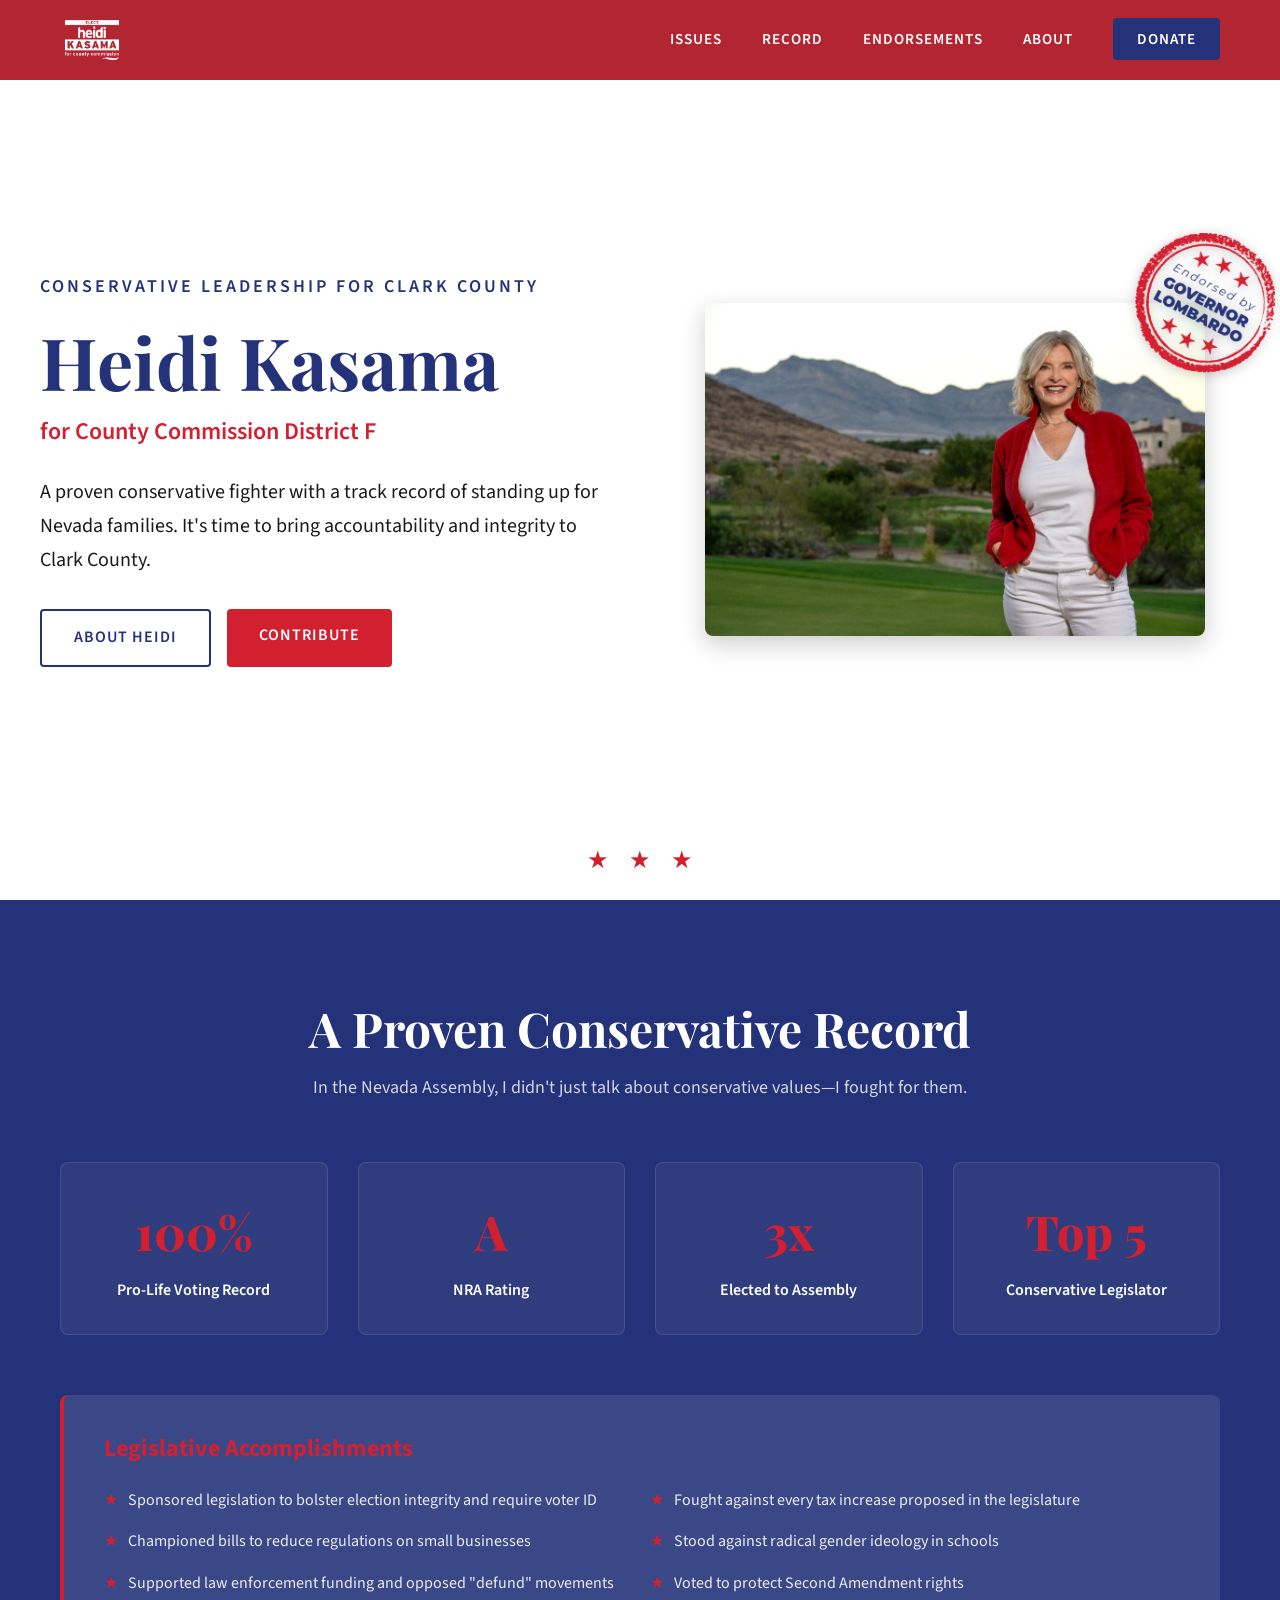
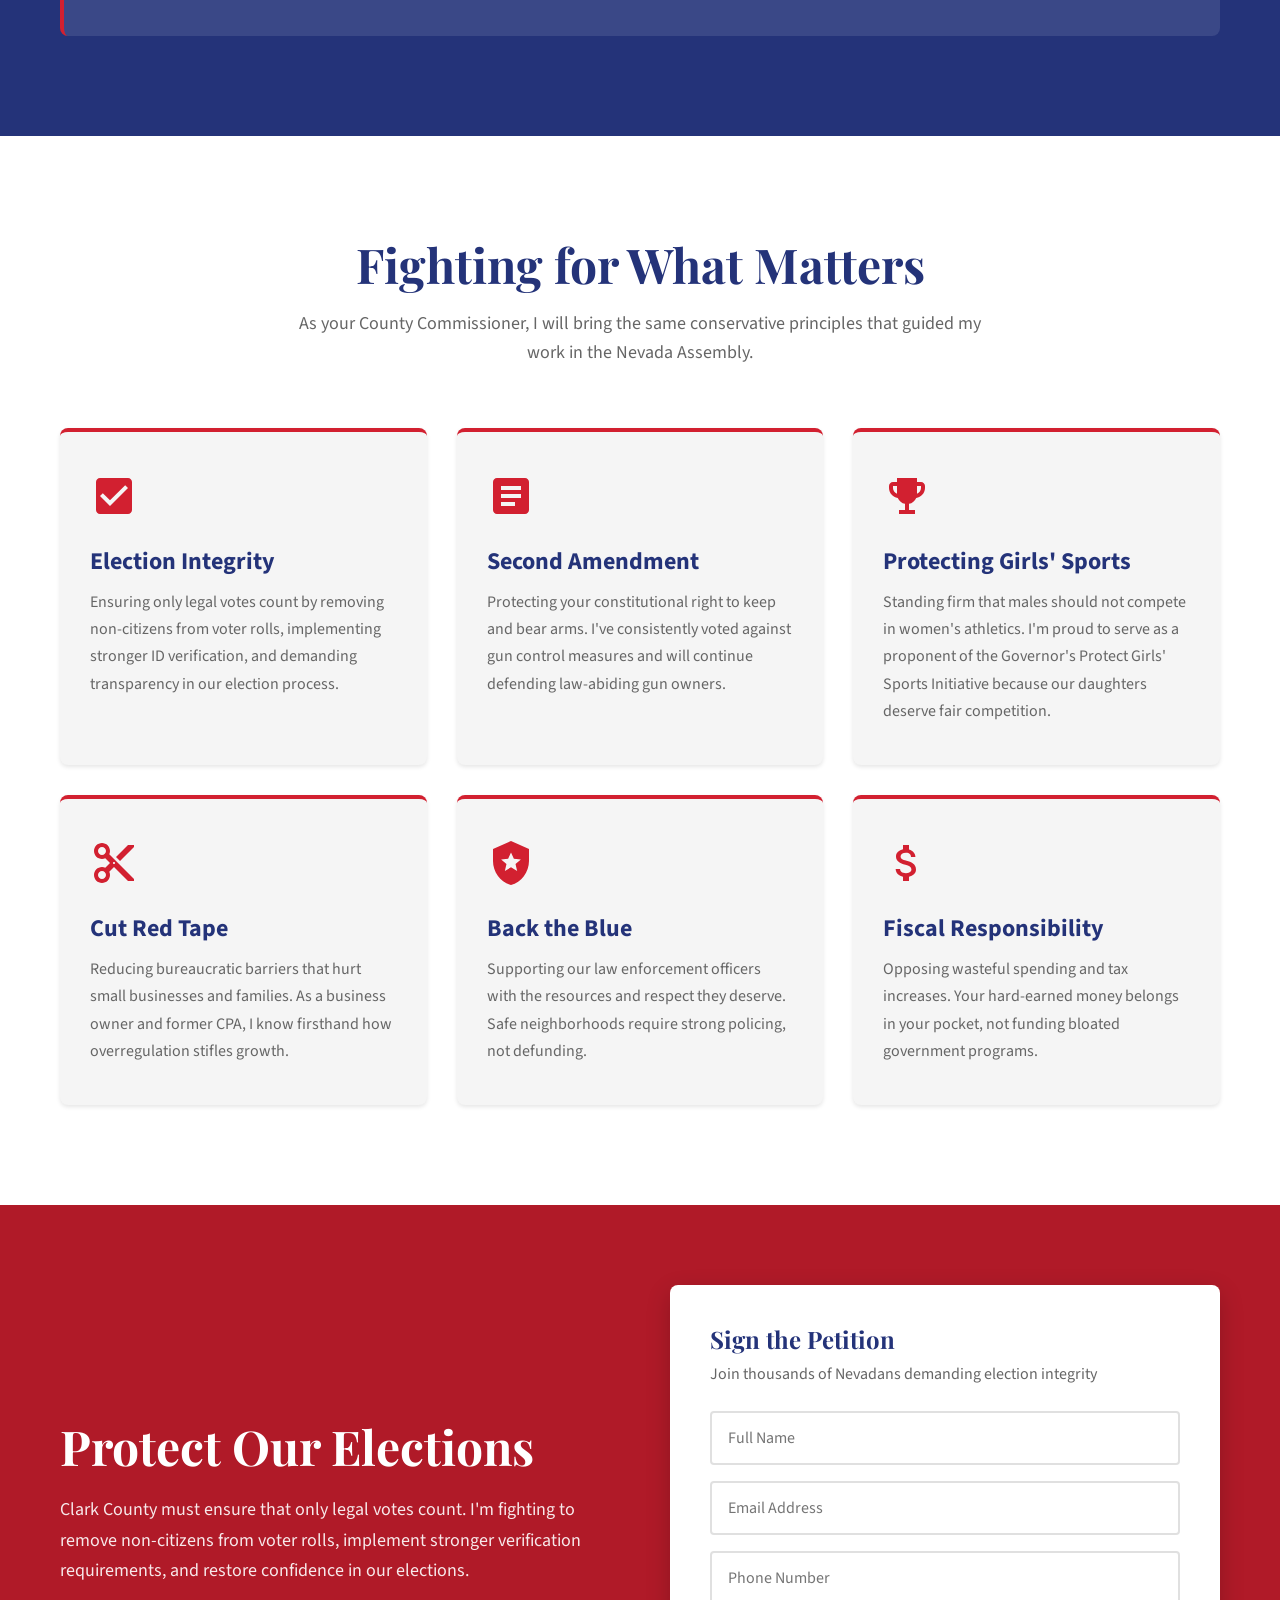
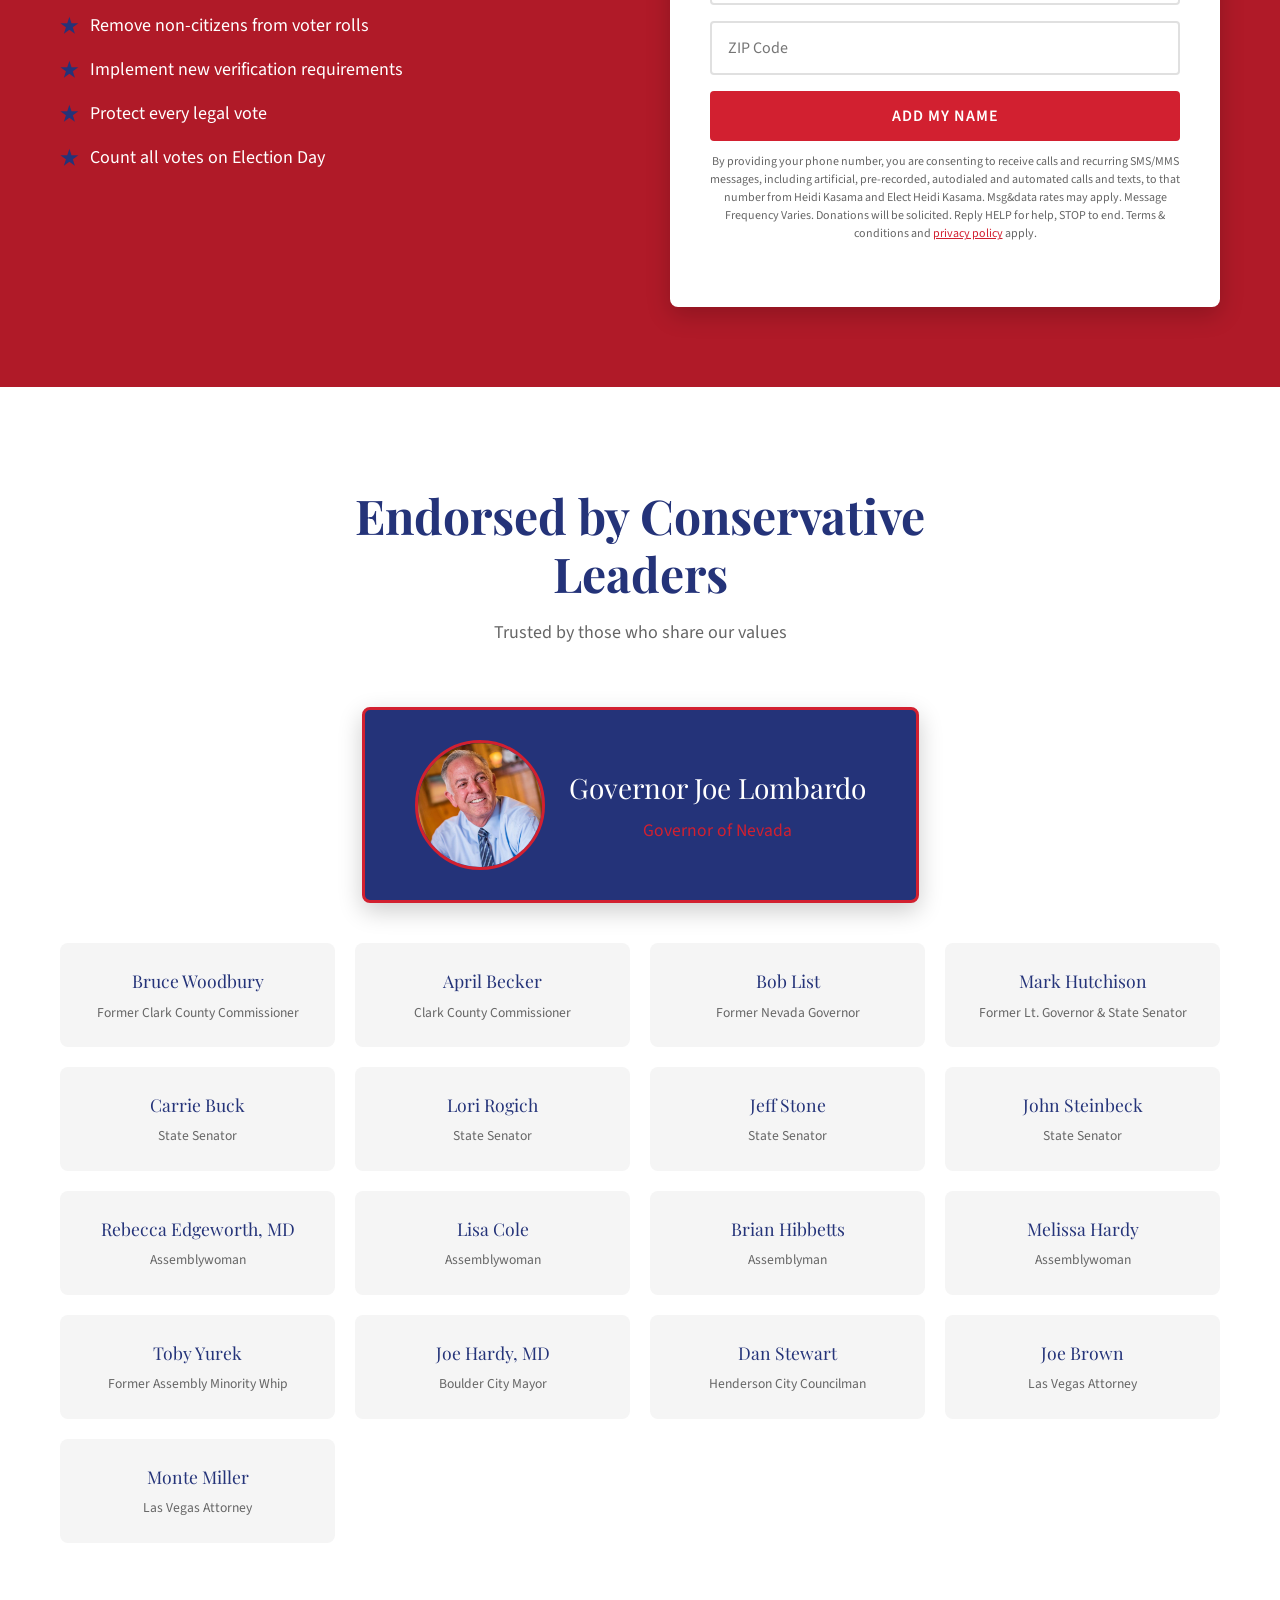
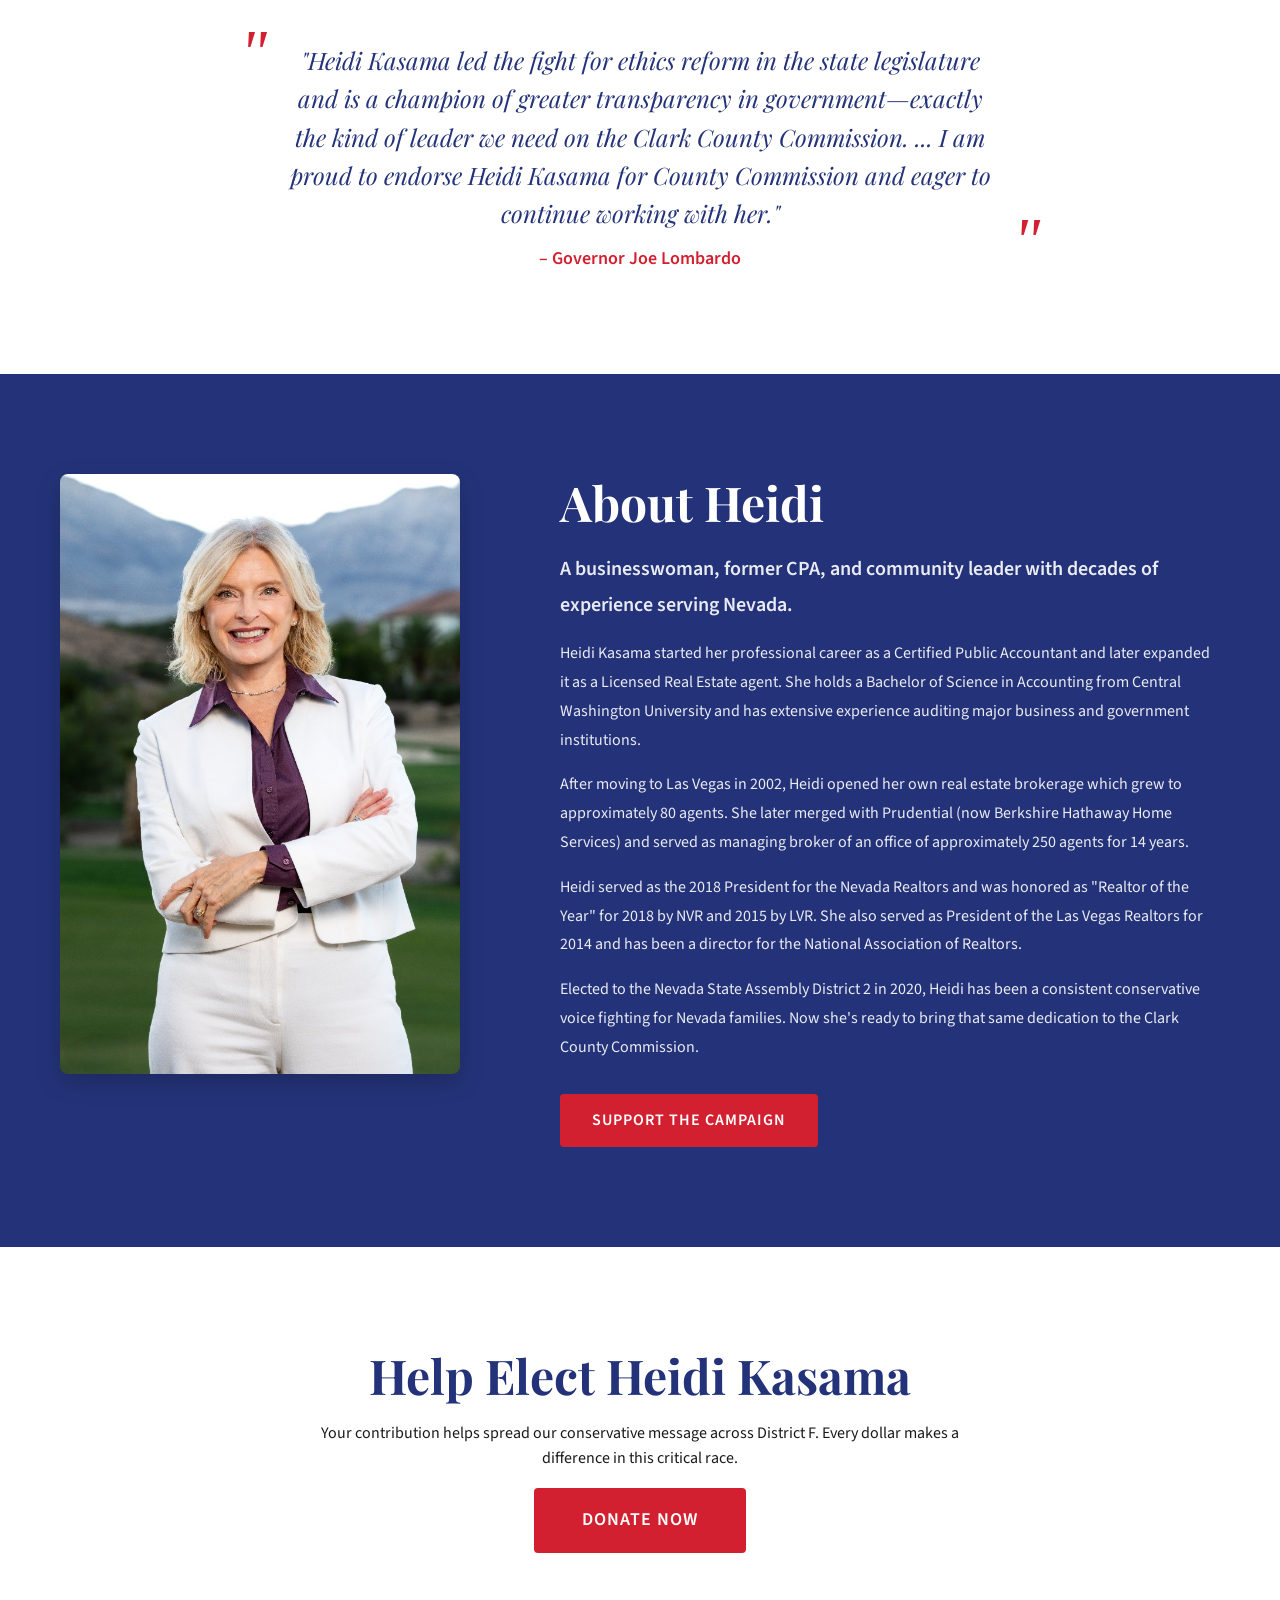
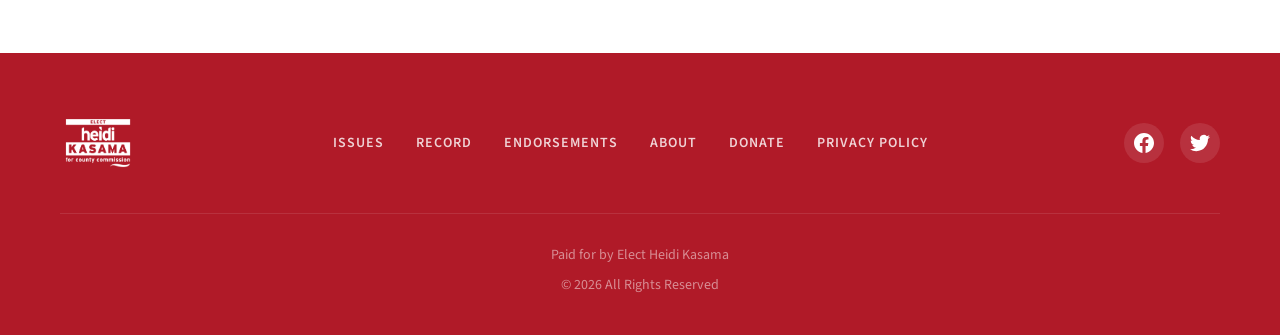
<file: index.html>
<!DOCTYPE html>
<html lang="en">
<head>
    <meta charset="UTF-8">
    <meta name="viewport" content="width=device-width, initial-scale=1.0">
    <title>Heidi Kasama for Clark County Commission District F</title>
    <meta name="description" content="Elect Heidi Kasama for Clark County Commission District F. A proven conservative leader fighting for election integrity, Second Amendment rights, and fiscal responsibility.">
    <link rel="preconnect" href="https://fonts.googleapis.com">
    <link rel="preconnect" href="https://fonts.gstatic.com" crossorigin>
    <link href="https://fonts.googleapis.com/css2?family=Playfair+Display:wght@700;800&family=Source+Sans+Pro:wght@400;600;700&display=swap" rel="stylesheet">
    <link rel="stylesheet" href="css/styles.css">
    <link rel="icon" type="image/png" href="assets/favicon.png">
    <meta property="og:title" content="Heidi Kasama for Clark County Commission District F">
    <meta property="og:description" content="A proven conservative leader fighting for election integrity, Second Amendment rights, and fiscal responsibility.">
    <meta property="og:image" content="assets/favicon.png">
    <meta property="og:type" content="website">
    <meta name="twitter:card" content="summary_large_image">
    <meta name="twitter:title" content="Heidi Kasama for Clark County Commission District F">
    <meta name="twitter:description" content="A proven conservative leader fighting for election integrity, Second Amendment rights, and fiscal responsibility.">
    <meta name="twitter:image" content="assets/favicon.png">
</head>
<body>
    <!-- Navigation -->
    <nav class="navbar" id="navbar">
        <div class="nav-container">
            <a href="#" class="nav-logo">
                <img src="assets/logo-white.png" alt="Heidi Kasama for County Commission" class="logo-img">
            </a>
            <button class="nav-toggle" id="nav-toggle" aria-label="Toggle navigation">
                <span></span>
                <span></span>
                <span></span>
            </button>
            <ul class="nav-menu" id="nav-menu">
                <li><a href="#issues" class="nav-link">Issues</a></li>
                <li><a href="#record" class="nav-link">Record</a></li>
                <li><a href="#endorsements" class="nav-link">Endorsements</a></li>
                <li><a href="#about" class="nav-link">About</a></li>
                <li><a href="https://secure.winred.com/elect-heidi-kasama-fe3447e0/donate" class="nav-link btn-donate" target="_blank" rel="noopener">Donate</a></li>
            </ul>
        </div>
    </nav>

    <!-- Hero Section -->
    <header class="hero" id="hero">
        <div class="hero-overlay"></div>
        <div class="hero-content">
            <div class="hero-text">
                <p class="hero-tagline">Conservative Leadership for Clark County</p>
                <h1>Heidi Kasama</h1>
                <p class="hero-subtitle">for County Commission District F</p>
                <p class="hero-description">A proven conservative fighter with a track record of standing up for Nevada families. It's time to bring accountability and integrity to Clark County.</p>
                <div class="hero-cta">
                    <a href="#about" class="btn btn-secondary">About Heidi</a>
                    <a href="https://secure.winred.com/elect-heidi-kasama-fe3447e0/donate" class="btn btn-primary" target="_blank" rel="noopener">Contribute</a>
                </div>
            </div>
            <div class="hero-image">
                <div class="hero-photo-wrap">
                    <img src="assets/hero-photo.png" alt="Heidi Kasama" class="hero-photo">
                    <img src="assets/ENDORSED BY GOVERNOR LOMBARDO.png" alt="Endorsed by Governor Lombardo" class="hero-stamp hero-stamp--desktop">
                    <img src="assets/ENDORSED BY GOVERNOR LOMBARDO v2.png" alt="Endorsed by Governor Lombardo" class="hero-stamp hero-stamp--mobile">
                </div>
            </div>
        </div>
        <div class="hero-stars">
            <span class="star">★</span>
            <span class="star">★</span>
            <span class="star">★</span>
        </div>
    </header>

    <!-- Proven Record -->
    <section class="record" id="record">
        <div class="container">
            <div class="section-header light">
                <h2>A Proven Conservative Record</h2>
                <p>In the Nevada Assembly, I didn't just talk about conservative values—I fought for them.</p>
            </div>
            <div class="record-grid">
                <div class="record-item">
                    <div class="record-stat">100%</div>
                    <p>Pro-Life Voting Record</p>
                </div>
                <div class="record-item">
                    <div class="record-stat">A</div>
                    <p>NRA Rating</p>
                </div>
                <div class="record-item">
                    <div class="record-stat">3x</div>
                    <p>Elected to Assembly</p>
                </div>
                <div class="record-item">
                    <div class="record-stat">Top 5</div>
                    <p>Conservative Legislator</p>
                </div>
            </div>
            <div class="record-highlights">
                <h3>Legislative Accomplishments</h3>
                <ul>
                    <li>Sponsored legislation to bolster election integrity and require voter ID</li>
                    <li>Fought against every tax increase proposed in the legislature</li>
                    <li>Championed bills to reduce regulations on small businesses</li>
                    <li>Stood against radical gender ideology in schools</li>
                    <li>Supported law enforcement funding and opposed "defund" movements</li>
                    <li>Voted to protect Second Amendment rights</li>
                </ul>
            </div>
        </div>
    </section>

    <!-- Key Issues -->
    <section class="issues" id="issues">
        <div class="container">
            <div class="section-header">
                <h2>Fighting for What Matters</h2>
                <p>As your County Commissioner, I will bring the same conservative principles that guided my work in the Nevada Assembly.</p>
            </div>
            <div class="issues-grid">
                <div class="issue-card">
                    <div class="issue-icon">
                        <!-- Ballot Box with Check -->
                        <svg viewBox="0 0 24 24" fill="currentColor"><path d="M19 3H5c-1.1 0-2 .9-2 2v14c0 1.1.9 2 2 2h14c1.1 0 2-.9 2-2V5c0-1.1-.9-2-2-2zm-9 14l-5-5 1.41-1.41L10 14.17l7.59-7.59L19 8l-9 9z"/></svg>
                    </div>
                    <h3>Election Integrity</h3>
                    <p>Ensuring only legal votes count by removing non-citizens from voter rolls, implementing stronger ID verification, and demanding transparency in our election process.</p>
                </div>
                <div class="issue-card">
                    <div class="issue-icon">
                        <!-- Scroll/Document -->
                        <svg viewBox="0 0 24 24" fill="currentColor"><path d="M19 3H5c-1.1 0-2 .9-2 2v14c0 1.1.9 2 2 2h14c1.1 0 2-.9 2-2V5c0-1.1-.9-2-2-2zm-5 14H7v-2h7v2zm3-4H7v-2h10v2zm0-4H7V7h10v2z"/></svg>
                    </div>
                    <h3>Second Amendment</h3>
                    <p>Protecting your constitutional right to keep and bear arms. I've consistently voted against gun control measures and will continue defending law-abiding gun owners.</p>
                </div>
                <div class="issue-card">
                    <div class="issue-icon">
                        <!-- Female/Trophy Symbol -->
                        <svg viewBox="0 0 24 24" fill="currentColor"><path d="M19 5h-2V3H7v2H5c-1.1 0-2 .9-2 2v1c0 2.55 1.92 4.63 4.39 4.94.63 1.5 1.98 2.63 3.61 2.96V19H8v2h8v-2h-3v-3.1c1.63-.33 2.98-1.46 3.61-2.96C19.08 12.63 21 10.55 21 8V7c0-1.1-.9-2-2-2zM5 8V7h2v3.82C5.84 10.4 5 9.3 5 8zm14 0c0 1.3-.84 2.4-2 2.82V7h2v1z"/></svg>
                    </div>
                    <h3>Protecting Girls' Sports</h3>
                    <p>Standing firm that males should not compete in women's athletics. I'm proud to serve as a proponent of the Governor's Protect Girls' Sports Initiative because our daughters deserve fair competition.</p>
                </div>
                <div class="issue-card">
                    <div class="issue-icon">
                        <!-- Scissors (cutting) -->
                        <svg viewBox="0 0 24 24" fill="currentColor"><path d="M9.64 7.64c.23-.5.36-1.05.36-1.64 0-2.21-1.79-4-4-4S2 3.79 2 6s1.79 4 4 4c.59 0 1.14-.13 1.64-.36L10 12l-2.36 2.36C7.14 14.13 6.59 14 6 14c-2.21 0-4 1.79-4 4s1.79 4 4 4 4-1.79 4-4c0-.59-.13-1.14-.36-1.64L12 14l7 7h3v-1L9.64 7.64zM6 8c-1.1 0-2-.89-2-2s.9-2 2-2 2 .89 2 2-.9 2-2 2zm0 12c-1.1 0-2-.89-2-2s.9-2 2-2 2 .89 2 2-.9 2-2 2zm6-7.5c-.28 0-.5-.22-.5-.5s.22-.5.5-.5.5.22.5.5-.22.5-.5.5zM19 3l-6 6 2 2 7-7V3h-3z"/></svg>
                    </div>
                    <h3>Cut Red Tape</h3>
                    <p>Reducing bureaucratic barriers that hurt small businesses and families. As a business owner and former CPA, I know firsthand how overregulation stifles growth.</p>
                </div>
                <div class="issue-card">
                    <div class="issue-icon">
                        <!-- Police Badge/Shield -->
                        <svg viewBox="0 0 24 24" fill="currentColor"><path d="M12 1L3 5v6c0 5.55 3.84 10.74 9 12 5.16-1.26 9-6.45 9-12V5l-9-4zm3.08 15L12 14.15 8.93 16l.81-3.46-2.67-2.32 3.5-.3L12 6.8l1.43 3.12 3.5.3-2.67 2.32.82 3.46z"/></svg>
                    </div>
                    <h3>Back the Blue</h3>
                    <p>Supporting our law enforcement officers with the resources and respect they deserve. Safe neighborhoods require strong policing, not defunding.</p>
                </div>
                <div class="issue-card">
                    <div class="issue-icon">
                        <!-- Dollar Sign -->
                        <svg viewBox="0 0 24 24" fill="currentColor"><path d="M11.8 10.9c-2.27-.59-3-1.2-3-2.15 0-1.09 1.01-1.85 2.7-1.85 1.78 0 2.44.85 2.5 2.1h2.21c-.07-1.72-1.12-3.3-3.21-3.81V3h-3v2.16c-1.94.42-3.5 1.68-3.5 3.61 0 2.31 1.91 3.46 4.7 4.13 2.5.6 3 1.48 3 2.41 0 .69-.49 1.79-2.7 1.79-2.06 0-2.87-.92-2.98-2.1h-2.2c.12 2.19 1.76 3.42 3.68 3.83V21h3v-2.15c1.95-.37 3.5-1.5 3.5-3.55 0-2.84-2.43-3.81-4.7-4.4z"/></svg>
                    </div>
                    <h3>Fiscal Responsibility</h3>
                    <p>Opposing wasteful spending and tax increases. Your hard-earned money belongs in your pocket, not funding bloated government programs.</p>
                </div>
            </div>
        </div>
    </section>

    <!-- Election Integrity Callout -->
    <section class="callout" id="petition">
        <div class="container">
            <div class="callout-content">
                <div class="callout-text">
                    <h2>Protect Our Elections</h2>
                    <p>Clark County must ensure that only legal votes count. I'm fighting to remove non-citizens from voter rolls, implement stronger verification requirements, and restore confidence in our elections.</p>
                    <ul class="callout-list">
                        <li><span class="check">★</span> Remove non-citizens from voter rolls</li>
                        <li><span class="check">★</span> Implement new verification requirements</li>
                        <li><span class="check">★</span> Protect every legal vote</li>
                        <li><span class="check">★</span> Count all votes on Election Day</li>
                    </ul>
                </div>
                <div class="callout-form">
                    <h3>Sign the Petition</h3>
                    <p>Join thousands of Nevadans demanding election integrity</p>
                    <form id="petition-form" class="petition-form">
                        <input type="text" name="name" placeholder="Full Name" required>
                        <input type="email" name="email" placeholder="Email Address" required>
                        <input type="tel" name="phone" placeholder="Phone Number" required>
                        <input type="text" name="zip" placeholder="ZIP Code" required>
                        <button type="submit" class="btn btn-primary btn-full">Add My Name</button>
                    </form>
                    <p class="form-note">By providing your phone number, you are consenting to receive calls and recurring SMS/MMS messages, including artificial, pre-recorded, autodialed and automated calls and texts, to that number from Heidi Kasama and Elect Heidi Kasama. Msg&amp;data rates may apply. Message Frequency Varies. Donations will be solicited. Reply HELP for help, STOP to end. Terms &amp; conditions and <a href="privacy.html">privacy policy</a> apply.</p>
                </div>
            </div>
        </div>
    </section>

    <!-- Endorsements -->
    <section class="endorsements" id="endorsements">
        <div class="container">
            <div class="section-header">
                <h2>Endorsed by Conservative Leaders</h2>
                <p>Trusted by those who share our values</p>
            </div>
            <div class="endorsements-featured">
                <div class="endorsement-card featured">
                    <img src="assets/lombardo-headshot.png" alt="Governor Joe Lombardo" class="endorsement-headshot">
                    <div class="endorsement-info">
                        <div class="endorsement-name">Governor Joe Lombardo</div>
                        <p class="endorsement-title">Governor of Nevada</p>
                    </div>
                </div>
            </div>
            <div class="endorsements-grid">
                <div class="endorsement-card">
                    <div class="endorsement-name">Bruce Woodbury</div>
                    <p class="endorsement-title">Former Clark County Commissioner</p>
                </div>
                <div class="endorsement-card">
                    <div class="endorsement-name">April Becker</div>
                    <p class="endorsement-title">Clark County Commissioner</p>
                </div>
                <div class="endorsement-card">
                    <div class="endorsement-name">Bob List</div>
                    <p class="endorsement-title">Former Nevada Governor</p>
                </div>
                <div class="endorsement-card">
                    <div class="endorsement-name">Mark Hutchison</div>
                    <p class="endorsement-title">Former Lt. Governor & State Senator</p>
                </div>
                <div class="endorsement-card">
                    <div class="endorsement-name">Carrie Buck</div>
                    <p class="endorsement-title">State Senator</p>
                </div>
                <div class="endorsement-card">
                    <div class="endorsement-name">Lori Rogich</div>
                    <p class="endorsement-title">State Senator</p>
                </div>
                <div class="endorsement-card">
                    <div class="endorsement-name">Jeff Stone</div>
                    <p class="endorsement-title">State Senator</p>
                </div>
                <div class="endorsement-card">
                    <div class="endorsement-name">John Steinbeck</div>
                    <p class="endorsement-title">State Senator</p>
                </div>
                <div class="endorsement-card">
                    <div class="endorsement-name">Rebecca Edgeworth, MD</div>
                    <p class="endorsement-title">Assemblywoman</p>
                </div>
                <div class="endorsement-card">
                    <div class="endorsement-name">Lisa Cole</div>
                    <p class="endorsement-title">Assemblywoman</p>
                </div>
                <div class="endorsement-card">
                    <div class="endorsement-name">Brian Hibbetts</div>
                    <p class="endorsement-title">Assemblyman</p>
                </div>
                <div class="endorsement-card">
                    <div class="endorsement-name">Melissa Hardy</div>
                    <p class="endorsement-title">Assemblywoman</p>
                </div>
                <div class="endorsement-card">
                    <div class="endorsement-name">Toby Yurek</div>
                    <p class="endorsement-title">Former Assembly Minority Whip</p>
                </div>
                <div class="endorsement-card">
                    <div class="endorsement-name">Joe Hardy, MD</div>
                    <p class="endorsement-title">Boulder City Mayor</p>
                </div>
                <div class="endorsement-card">
                    <div class="endorsement-name">Dan Stewart</div>
                    <p class="endorsement-title">Henderson City Councilman</p>
                </div>
                <div class="endorsement-card">
                    <div class="endorsement-name">Joe Brown</div>
                    <p class="endorsement-title">Las Vegas Attorney</p>
                </div>
                <div class="endorsement-card">
                    <div class="endorsement-name">Monte Miller</div>
                    <p class="endorsement-title">Las Vegas Attorney</p>
                </div>
            </div>
            <div class="endorsement-quote">
                <blockquote>
                    "Heidi Kasama led the fight for ethics reform in the state legislature and is a champion of greater transparency in government—exactly the kind of leader we need on the Clark County Commission. ... I am proud to endorse Heidi Kasama for County Commission and eager to continue working with her."
                </blockquote>
                <cite>– Governor Joe Lombardo</cite>
            </div>
        </div>
    </section>

    <!-- About -->
    <section class="about" id="about">
        <div class="container">
            <div class="about-content">
                <div class="about-image">
                    <img src="assets/about-photo.png" alt="Heidi Kasama" class="about-photo">
                </div>
                <div class="about-text">
                    <h2>About Heidi</h2>
                    <p class="about-lead">A businesswoman, former CPA, and community leader with decades of experience serving Nevada.</p>
                    <p>Heidi Kasama started her professional career as a Certified Public Accountant and later expanded it as a Licensed Real Estate agent. She holds a Bachelor of Science in Accounting from Central Washington University and has extensive experience auditing major business and government institutions.</p>
                    <p>After moving to Las Vegas in 2002, Heidi opened her own real estate brokerage which grew to approximately 80 agents. She later merged with Prudential (now Berkshire Hathaway Home Services) and served as managing broker of an office of approximately 250 agents for 14 years.</p>
                    <p>Heidi served as the 2018 President for the Nevada Realtors and was honored as "Realtor of the Year" for 2018 by NVR and 2015 by LVR. She also served as President of the Las Vegas Realtors for 2014 and has been a director for the National Association of Realtors.</p>
                    <p>Elected to the Nevada State Assembly District 2 in 2020, Heidi has been a consistent conservative voice fighting for Nevada families. Now she's ready to bring that same dedication to the Clark County Commission.</p>
                    <div class="about-cta">
                        <a href="https://secure.winred.com/elect-heidi-kasama-fe3447e0/donate" class="btn btn-primary" target="_blank" rel="noopener">Support the Campaign</a>
                    </div>
                </div>
            </div>
        </div>
    </section>

    <!-- Donate Section -->
    <section class="donate" id="donate">
        <div class="container">
            <div class="donate-content">
                <h2>Help Elect Heidi Kasama</h2>
                <p>Your contribution helps spread our conservative message across District F. Every dollar makes a difference in this critical race.</p>
                <a href="https://secure.winred.com/elect-heidi-kasama-fe3447e0/donate" class="btn btn-primary btn-large" target="_blank" rel="noopener">Donate Now</a>
            </div>
        </div>
    </section>

    <!-- Footer -->
    <footer class="footer">
        <div class="container">
            <div class="footer-content">
                <div class="footer-logo">
                    <img src="assets/logo-white.png" alt="Heidi Kasama for County Commission">
                </div>
                <div class="footer-links">
                    <a href="#issues">Issues</a>
                    <a href="#record">Record</a>
                    <a href="#endorsements">Endorsements</a>
                    <a href="#about">About</a>
                    <a href="#donate">Donate</a>
                    <a href="privacy.html">Privacy Policy</a>
                </div>
                <div class="footer-social">
                    <a href="https://www.facebook.com/heidi.kasama" target="_blank" rel="noopener" aria-label="Facebook">
                        <svg viewBox="0 0 24 24" fill="currentColor"><path d="M24 12.073c0-6.627-5.373-12-12-12s-12 5.373-12 12c0 5.99 4.388 10.954 10.125 11.854v-8.385H7.078v-3.47h3.047V9.43c0-3.007 1.792-4.669 4.533-4.669 1.312 0 2.686.235 2.686.235v2.953H15.83c-1.491 0-1.956.925-1.956 1.874v2.25h3.328l-.532 3.47h-2.796v8.385C19.612 23.027 24 18.062 24 12.073z"/></svg>
                    </a>
                    <a href="https://twitter.com/heidikasama" target="_blank" rel="noopener" aria-label="Twitter">
                        <svg viewBox="0 0 24 24" fill="currentColor"><path d="M23.953 4.57a10 10 0 01-2.825.775 4.958 4.958 0 002.163-2.723c-.951.555-2.005.959-3.127 1.184a4.92 4.92 0 00-8.384 4.482C7.69 8.095 4.067 6.13 1.64 3.162a4.822 4.822 0 00-.666 2.475c0 1.71.87 3.213 2.188 4.096a4.904 4.904 0 01-2.228-.616v.06a4.923 4.923 0 003.946 4.827 4.996 4.996 0 01-2.212.085 4.936 4.936 0 004.604 3.417 9.867 9.867 0 01-6.102 2.105c-.39 0-.779-.023-1.17-.067a13.995 13.995 0 007.557 2.209c9.053 0 13.998-7.496 13.998-13.985 0-.21 0-.42-.015-.63A9.935 9.935 0 0024 4.59z"/></svg>
                    </a>
                </div>
            </div>
            <div class="footer-bottom">
                <p>Paid for by Elect Heidi Kasama</p>
                <p>&copy; 2026 All Rights Reserved</p>
            </div>
        </div>
    </footer>

    <script src="js/main.js"></script>
</body>
</html>
</file>
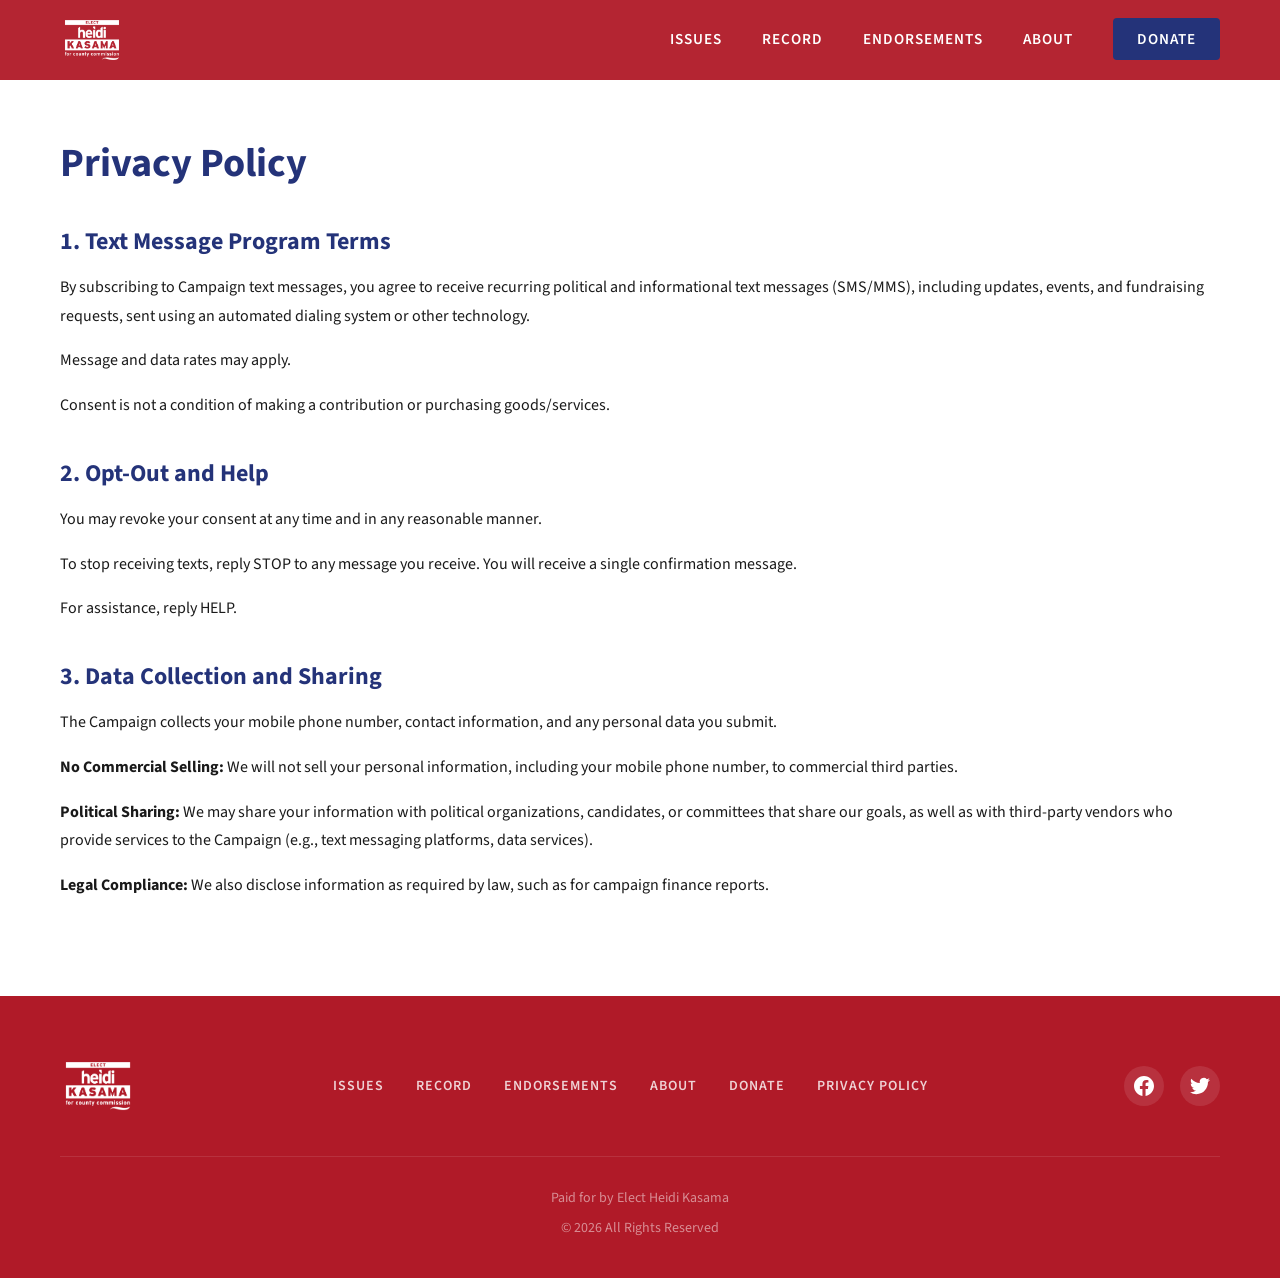
<file: privacy.html>
<!DOCTYPE html>
<html lang="en">
<head>
    <meta charset="UTF-8">
    <meta name="viewport" content="width=device-width, initial-scale=1.0">
    <title>Privacy Policy - Heidi Kasama for Clark County Commission</title>
    <meta name="description" content="Privacy Policy for Heidi Kasama for Clark County Commission District F campaign.">
    <link rel="preconnect" href="https://fonts.googleapis.com">
    <link rel="preconnect" href="https://fonts.gstatic.com" crossorigin>
    <link href="https://fonts.googleapis.com/css2?family=Playfair+Display:wght@700;800&family=Source+Sans+Pro:wght@400;600;700&display=swap" rel="stylesheet">
    <link rel="stylesheet" href="css/styles.css">
    <link rel="icon" type="image/png" href="assets/favicon.png">
</head>
<body>
    <!-- Navigation -->
    <nav class="navbar" id="navbar">
        <div class="nav-container">
            <a href="index.html" class="nav-logo">
                <img src="assets/logo-white.png" alt="Heidi Kasama for County Commission" class="logo-img">
            </a>
            <button class="nav-toggle" id="nav-toggle" aria-label="Toggle navigation">
                <span></span>
                <span></span>
                <span></span>
            </button>
            <ul class="nav-menu" id="nav-menu">
                <li><a href="index.html#issues" class="nav-link">Issues</a></li>
                <li><a href="index.html#record" class="nav-link">Record</a></li>
                <li><a href="index.html#endorsements" class="nav-link">Endorsements</a></li>
                <li><a href="index.html#about" class="nav-link">About</a></li>
                <li><a href="index.html#donate" class="nav-link btn-donate">Donate</a></li>
            </ul>
        </div>
    </nav>

    <!-- Privacy Policy Content -->
    <section class="privacy-content">
        <div class="container">
            <h1>Privacy Policy</h1>
            
            <h2>1. Text Message Program Terms</h2>
            <p>By subscribing to Campaign text messages, you agree to receive recurring political and informational text messages (SMS/MMS), including updates, events, and fundraising requests, sent using an automated dialing system or other technology.</p>
            <p>Message and data rates may apply.</p>
            <p>Consent is not a condition of making a contribution or purchasing goods/services.</p>
            
            <h2>2. Opt-Out and Help</h2>
            <p>You may revoke your consent at any time and in any reasonable manner.</p>
            <p>To stop receiving texts, reply STOP to any message you receive. You will receive a single confirmation message.</p>
            <p>For assistance, reply HELP.</p>
            
            <h2>3. Data Collection and Sharing</h2>
            <p>The Campaign collects your mobile phone number, contact information, and any personal data you submit.</p>
            <p><strong>No Commercial Selling:</strong> We will not sell your personal information, including your mobile phone number, to commercial third parties.</p>
            <p><strong>Political Sharing:</strong> We may share your information with political organizations, candidates, or committees that share our goals, as well as with third-party vendors who provide services to the Campaign (e.g., text messaging platforms, data services).</p>
            <p><strong>Legal Compliance:</strong> We also disclose information as required by law, such as for campaign finance reports.</p>
        </div>
    </section>

    <!-- Footer -->
    <footer class="footer">
        <div class="container">
            <div class="footer-content">
                <div class="footer-logo">
                    <img src="assets/logo-white.png" alt="Heidi Kasama for County Commission">
                </div>
                <div class="footer-links">
                    <a href="index.html#issues">Issues</a>
                    <a href="index.html#record">Record</a>
                    <a href="index.html#endorsements">Endorsements</a>
                    <a href="index.html#about">About</a>
                    <a href="index.html#donate">Donate</a>
                    <a href="privacy.html">Privacy Policy</a>
                </div>
                <div class="footer-social">
                    <a href="https://www.facebook.com/heidi.kasama" target="_blank" rel="noopener" aria-label="Facebook">
                        <svg viewBox="0 0 24 24" fill="currentColor"><path d="M24 12.073c0-6.627-5.373-12-12-12s-12 5.373-12 12c0 5.99 4.388 10.954 10.125 11.854v-8.385H7.078v-3.47h3.047V9.43c0-3.007 1.792-4.669 4.533-4.669 1.312 0 2.686.235 2.686.235v2.953H15.83c-1.491 0-1.956.925-1.956 1.874v2.25h3.328l-.532 3.47h-2.796v8.385C19.612 23.027 24 18.062 24 12.073z"/></svg>
                    </a>
                    <a href="https://twitter.com/heidikasama" target="_blank" rel="noopener" aria-label="Twitter">
                        <svg viewBox="0 0 24 24" fill="currentColor"><path d="M23.953 4.57a10 10 0 01-2.825.775 4.958 4.958 0 002.163-2.723c-.951.555-2.005.959-3.127 1.184a4.92 4.92 0 00-8.384 4.482C7.69 8.095 4.067 6.13 1.64 3.162a4.822 4.822 0 00-.666 2.475c0 1.71.87 3.213 2.188 4.096a4.904 4.904 0 01-2.228-.616v.06a4.923 4.923 0 003.946 4.827 4.996 4.996 0 01-2.212.085 4.936 4.936 0 004.604 3.417 9.867 9.867 0 01-6.102 2.105c-.39 0-.779-.023-1.17-.067a13.995 13.995 0 007.557 2.209c9.053 0 13.998-7.496 13.998-13.985 0-.21 0-.42-.015-.63A9.935 9.935 0 0024 4.59z"/></svg>
                    </a>
                </div>
            </div>
            <div class="footer-bottom">
                <p>Paid for by Elect Heidi Kasama</p>
                <p>&copy; 2026 All Rights Reserved</p>
            </div>
        </div>
    </footer>

    <script src="js/main.js"></script>
</body>
</html>
</file>
<file: css/styles.css>
/* ===================================
   Heidi Kasama Campaign Website - Alt Version
   Color Palette:
   - Navy Blue: #243379
   - Red: #d22030
   - Black: #1A1A1A
   - White: #FFFFFF
   =================================== */

:root {
    --burgundy: #243379;
    --burgundy-dark: #1a2659;
    --burgundy-light: #2e4099;
    --gold: #d22030;
    --gold-light: #e63946;
    --gold-dark: #b01a28;
    --black: #1A1A1A;
    --white: #FFFFFF;
    --gray-light: #F5F5F5;
    --gray: #E0E0E0;
    --gray-dark: #666666;
    
    --font-display: 'Playfair Display', Georgia, serif;
    --font-body: 'Source Sans Pro', -apple-system, BlinkMacSystemFont, sans-serif;
    
    --shadow-sm: 0 2px 4px rgba(0,0,0,0.1);
    --shadow-md: 0 4px 12px rgba(0,0,0,0.15);
    --shadow-lg: 0 8px 24px rgba(0,0,0,0.2);
    
    --transition: all 0.3s ease;
}

/* Reset & Base */
*, *::before, *::after {
    box-sizing: border-box;
    margin: 0;
    padding: 0;
}

html {
    scroll-behavior: smooth;
}

body {
    font-family: var(--font-body);
    font-size: 16px;
    line-height: 1.6;
    color: var(--black);
    background: var(--white);
}

img {
    max-width: 100%;
    height: auto;
    display: block;
}

a {
    color: inherit;
    text-decoration: none;
}

ul {
    list-style: none;
}

.container {
    max-width: 1200px;
    margin: 0 auto;
    padding: 0 20px;
}

/* Typography */
h1, h2, h3, h4 {
    font-family: var(--font-display);
    font-weight: 700;
    line-height: 1.2;
}

h1 { font-size: clamp(2.5rem, 6vw, 4.5rem); }
h2 { font-size: clamp(2rem, 4vw, 3rem); }
h3 { font-size: clamp(1.25rem, 2vw, 1.5rem); }

/* Buttons */
.btn {
    display: inline-block;
    padding: 14px 32px;
    font-family: var(--font-body);
    font-size: 1rem;
    font-weight: 600;
    text-transform: uppercase;
    letter-spacing: 1px;
    border: none;
    border-radius: 4px;
    cursor: pointer;
    transition: var(--transition);
}

.btn-primary {
    background: var(--gold);
    color: var(--white);
}

.btn-primary:hover {
    background: var(--gold-dark);
    transform: translateY(-2px);
    box-shadow: var(--shadow-md);
}

.btn-secondary {
    background: transparent;
    color: var(--burgundy);
    border: 2px solid var(--burgundy);
}

.btn-secondary:hover {
    background: var(--burgundy);
    color: var(--white);
}

.btn-full {
    width: 100%;
}

.btn-large {
    padding: 18px 48px;
    font-size: 1.125rem;
}

/* Navigation - RED */
.navbar {
    position: fixed;
    top: 0;
    left: 0;
    right: 0;
    z-index: 1000;
    background: rgba(176, 26, 40, 0.95);
    backdrop-filter: blur(10px);
    padding: 15px 0;
    transition: var(--transition);
}

.navbar.scrolled {
    padding: 10px 0;
    box-shadow: var(--shadow-md);
}

.nav-container {
    max-width: 1200px;
    margin: 0 auto;
    padding: 0 20px;
    display: flex;
    justify-content: space-between;
    align-items: center;
}

.nav-logo .logo-img {
    height: 50px;
    width: auto;
}

.nav-menu {
    display: flex;
    align-items: center;
    gap: 40px;
}

.nav-link {
    color: var(--white);
    font-weight: 600;
    font-size: 0.95rem;
    text-transform: uppercase;
    letter-spacing: 1px;
    transition: var(--transition);
}

.nav-link:hover {
    color: var(--burgundy-light);
}

.nav-link.btn-donate {
    background: var(--burgundy);
    color: var(--white);
    padding: 10px 24px;
    border-radius: 4px;
}

.nav-link.btn-donate:hover {
    background: var(--burgundy-dark);
    color: var(--white);
}

.nav-toggle {
    display: none;
    flex-direction: column;
    gap: 5px;
    background: none;
    border: none;
    cursor: pointer;
    padding: 5px;
}

.nav-toggle span {
    display: block;
    width: 25px;
    height: 2px;
    background: var(--white);
    transition: var(--transition);
}

/* Hero Section - WHITE */
.hero {
    position: relative;
    min-height: 100vh;
    display: flex;
    align-items: center;
    background: var(--white);
    padding: 120px 20px 80px;
    overflow-x: visible;
    overflow-y: hidden;
}

.hero-overlay {
    display: none;
}

.hero-content {
    position: relative;
    max-width: 1200px;
    margin: 0 auto;
    display: grid;
    grid-template-columns: 1fr 1fr;
    gap: 60px;
    align-items: center;
}

.hero-tagline {
    color: var(--burgundy);
    font-size: 1.125rem;
    font-weight: 600;
    text-transform: uppercase;
    letter-spacing: 3px;
    margin-bottom: 16px;
}

.hero h1 {
    color: var(--burgundy);
    margin-bottom: 8px;
}

.hero-subtitle {
    color: var(--gold);
    font-size: 1.5rem;
    font-weight: 600;
    margin-bottom: 24px;
}

.hero-description {
    color: var(--black);
    font-size: 1.25rem;
    line-height: 1.7;
    margin-bottom: 32px;
}

.hero-cta {
    display: flex;
    gap: 16px;
    flex-wrap: wrap;
}

.hero-image {
    display: flex;
    justify-content: center;
}

.hero-photo-wrap {
    position: relative;
    display: inline-block;
}

.hero-stamp {
    position: absolute;
    width: 140px;
    height: auto;
    max-width: 45%;
    z-index: 2;
    filter: drop-shadow(0 2px 6px rgba(0,0,0,0.25));
}

.hero-stamp--desktop {
    top: 0;
    right: 0;
    transform: translate(50%, -50%);
}

.hero-stamp--mobile {
    display: none;
}

.hero-photo {
    width: 100%;
    max-width: 500px;
    border-radius: 8px;
    box-shadow: var(--shadow-lg);
    object-fit: cover;
}

.image-placeholder {
    width: 100%;
    max-width: 400px;
    aspect-ratio: 3/4;
    background: linear-gradient(135deg, var(--burgundy) 0%, var(--burgundy-dark) 100%);
    border-radius: 8px;
    display: flex;
    align-items: center;
    justify-content: center;
    color: var(--white);
    font-size: 1.25rem;
    font-weight: 600;
    box-shadow: var(--shadow-lg);
}

.hero-stars {
    position: absolute;
    bottom: 20px;
    left: 50%;
    transform: translateX(-50%);
    display: flex;
    gap: 20px;
}

.hero-stars .star {
    color: var(--gold);
    font-size: 1.5rem;
    animation: pulse 2s ease-in-out infinite;
}

.hero-stars .star:nth-child(2) {
    animation-delay: 0.3s;
}

.hero-stars .star:nth-child(3) {
    animation-delay: 0.6s;
}

@keyframes pulse {
    0%, 100% { opacity: 0.5; transform: scale(1); }
    50% { opacity: 1; transform: scale(1.1); }
}

/* Callout Section (Election Integrity) - RED */
.callout {
    background: var(--gold-dark);
    padding: 80px 20px;
}

.callout-content {
    display: grid;
    grid-template-columns: 1fr 1fr;
    gap: 60px;
    align-items: center;
}

.callout-text h2 {
    color: var(--white);
    margin-bottom: 20px;
}

.callout-text p {
    color: rgba(255,255,255,0.9);
    font-size: 1.125rem;
    line-height: 1.7;
    margin-bottom: 24px;
}

.callout-list {
    display: flex;
    flex-direction: column;
    gap: 12px;
}

.callout-list li {
    color: var(--white);
    font-size: 1.125rem;
    display: flex;
    align-items: center;
    gap: 12px;
}

.callout-list .check {
    color: var(--burgundy);
    font-weight: bold;
    font-size: 1.25rem;
}

.callout-form {
    background: var(--white);
    padding: 40px;
    border-radius: 8px;
    box-shadow: var(--shadow-lg);
}

.callout-form h3 {
    color: var(--burgundy);
    margin-bottom: 8px;
}

.callout-form > p {
    color: var(--gray-dark);
    margin-bottom: 24px;
}

.petition-form {
    display: flex;
    flex-direction: column;
    gap: 16px;
}

.petition-form input {
    padding: 14px 16px;
    border: 2px solid var(--gray);
    border-radius: 4px;
    font-size: 1rem;
    font-family: var(--font-body);
    transition: var(--transition);
}

.petition-form input:focus {
    outline: none;
    border-color: var(--burgundy);
}

.form-note {
    font-size: 0.875rem;
    color: var(--gray-dark);
    text-align: center;
    margin-top: 12px;
}

/* Issues Section - WHITE */
.issues {
    padding: 100px 20px;
    background: var(--white);
}

.section-header {
    text-align: center;
    max-width: 700px;
    margin: 0 auto 60px;
}

.section-header h2 {
    color: var(--burgundy);
    margin-bottom: 16px;
}

.section-header p {
    color: var(--gray-dark);
    font-size: 1.125rem;
}

.section-header.light h2 {
    color: var(--white);
}

.section-header.light p {
    color: rgba(255,255,255,0.8);
}

.issues-grid {
    display: grid;
    grid-template-columns: repeat(3, 1fr);
    gap: 30px;
}

.issue-card {
    background: var(--gray-light);
    padding: 40px 30px;
    border-radius: 8px;
    box-shadow: var(--shadow-sm);
    transition: var(--transition);
    border-top: 4px solid var(--gold);
}

.issue-card:hover {
    transform: translateY(-8px);
    box-shadow: var(--shadow-lg);
}

.issue-icon {
    margin-bottom: 20px;
}

.issue-icon svg {
    width: 48px;
    height: 48px;
    fill: var(--gold);
}

.issue-card h3 {
    color: var(--burgundy);
    margin-bottom: 12px;
    font-family: var(--font-body);
    font-weight: 700;
}

.issue-card p {
    color: var(--gray-dark);
    line-height: 1.7;
}

/* Record Section - NAVY BLUE */
.record {
    padding: 100px 20px;
    background: var(--burgundy);
}

.record-grid {
    display: grid;
    grid-template-columns: repeat(4, 1fr);
    gap: 30px;
    margin-bottom: 60px;
}

.record-item {
    text-align: center;
    padding: 30px;
    background: rgba(255,255,255,0.05);
    border-radius: 8px;
    border: 1px solid rgba(255,255,255,0.1);
}

.record-stat {
    font-family: var(--font-display);
    font-size: 3rem;
    font-weight: 800;
    color: var(--gold);
    margin-bottom: 8px;
}

.record-item p {
    color: var(--white);
    font-weight: 600;
}

.record-highlights {
    background: rgba(255,255,255,0.1);
    padding: 40px;
    border-radius: 8px;
    border-left: 4px solid var(--gold);
}

.record-highlights h3 {
    color: var(--gold);
    margin-bottom: 24px;
    font-family: var(--font-body);
}

.record-highlights ul {
    display: grid;
    grid-template-columns: repeat(2, 1fr);
    gap: 16px;
}

.record-highlights li {
    color: rgba(255,255,255,0.9);
    padding-left: 24px;
    position: relative;
}

.record-highlights li::before {
    content: "★";
    position: absolute;
    left: 0;
    color: var(--gold);
}

/* Endorsements Section - WHITE */
.endorsements {
    padding: 100px 20px;
    background: var(--white);
}

.endorsements-featured {
    display: flex;
    justify-content: center;
    margin-bottom: 40px;
}

.endorsement-card.featured {
    background: var(--burgundy);
    padding: 30px 50px;
    border: 3px solid var(--gold);
    display: flex;
    align-items: center;
    gap: 24px;
    box-shadow: var(--shadow-lg);
}

.endorsement-headshot {
    width: 130px;
    height: 130px;
    border-radius: 50%;
    object-fit: cover;
    border: 3px solid var(--gold);
}

.endorsement-card.featured .endorsement-name {
    color: var(--white);
    font-size: 1.75rem;
}

.endorsement-card.featured .endorsement-title {
    color: var(--gold);
    font-size: 1.1rem;
}

.endorsement-card.featured:hover {
    background: var(--burgundy-dark);
}

.endorsement-card.featured:hover .endorsement-name,
.endorsement-card.featured:hover .endorsement-title {
    color: var(--white);
}

.endorsements-grid {
    display: grid;
    grid-template-columns: repeat(4, 1fr);
    gap: 20px;
    margin-bottom: 50px;
}

.endorsement-card {
    background: var(--gray-light);
    padding: 24px 20px;
    border-radius: 8px;
    text-align: center;
    transition: var(--transition);
}

.endorsement-card:hover {
    background: var(--burgundy);
}

.endorsement-card:hover .endorsement-name,
.endorsement-card:hover .endorsement-title {
    color: var(--white);
}

.endorsement-name {
    font-family: var(--font-display);
    font-size: 1.1rem;
    color: var(--burgundy);
    margin-bottom: 6px;
    transition: var(--transition);
}

.endorsement-title {
    color: var(--gray-dark);
    font-size: 0.85rem;
    transition: var(--transition);
}

.endorsement-quote {
    max-width: 800px;
    margin: 0 auto;
    padding-top: 48px;
    text-align: center;
}

.endorsement-quote blockquote {
    font-family: var(--font-display);
    font-size: 1.5rem;
    font-style: italic;
    color: var(--burgundy);
    position: relative;
    padding: 0 40px;
}

.endorsement-quote blockquote::before,
.endorsement-quote blockquote::after {
    content: '"';
    font-size: 4rem;
    color: var(--gold);
    position: absolute;
    font-family: Georgia, serif;
    line-height: 1;
}

.endorsement-quote blockquote::before {
    top: -20px;
    left: 0;
}

.endorsement-quote blockquote::after {
    bottom: -40px;
    right: 0;
}

.endorsement-quote cite {
    display: block;
    margin-top: 12px;
    font-family: var(--font-body);
    font-size: 1.125rem;
    font-style: normal;
    font-weight: 600;
    color: var(--gold);
}

/* About Section - NAVY BLUE */
.about {
    padding: 100px 20px;
    background: var(--burgundy);
}

.about-lead {
    font-size: 1.25rem;
    color: var(--gold);
    font-weight: 600;
    margin-bottom: 24px;
}

.about-content {
    display: grid;
    grid-template-columns: 1fr 1.5fr;
    gap: 60px;
    align-items: start;
}

.about-image .image-placeholder {
    aspect-ratio: 4/5;
    max-width: 100%;
}

.about-photo {
    width: 100%;
    max-width: 400px;
    border-radius: 8px;
    box-shadow: var(--shadow-lg);
    object-fit: cover;
}

.about-text h2 {
    color: var(--white);
    margin-bottom: 20px;
}

.about-text p {
    color: rgba(255,255,255,0.9);
    margin-bottom: 16px;
    line-height: 1.8;
}

.about-cta {
    margin-top: 32px;
}

.about-cta .btn-primary {
    background: var(--gold);
    color: var(--white);
}

.about-cta .btn-primary:hover {
    background: var(--gold-dark);
    color: var(--white);
}

/* Donate Section - WHITE */
.donate {
    padding: 100px 20px;
    background: var(--white);
    text-align: center;
}

.donate-content {
    max-width: 700px;
    margin: 0 auto;
}

.donate h2 {
    color: var(--burgundy);
    margin-bottom: 16px;
}

.donate > .donate-content > p {
    color: var(--black);
    font-size: 1.125rem;
    margin-bottom: 32px;
}

.donate .btn {
    margin-top: 16px;
}

.donate-amounts {
    display: flex;
    justify-content: center;
    flex-wrap: wrap;
    gap: 12px;
    margin-bottom: 32px;
}

.amount-btn {
    padding: 14px 28px;
    background: transparent;
    border: 2px solid var(--burgundy);
    color: var(--burgundy);
    font-family: var(--font-body);
    font-size: 1rem;
    font-weight: 600;
    border-radius: 4px;
    cursor: pointer;
    transition: var(--transition);
}

.amount-btn:hover,
.amount-btn.active {
    background: var(--burgundy);
    color: var(--white);
}

.donate-note {
    color: var(--gray-dark);
    font-size: 0.875rem;
    margin-top: 24px;
}

/* Footer - RED */
.footer {
    background: var(--gold-dark);
    padding: 60px 20px 30px;
}

.footer-content {
    display: flex;
    justify-content: space-between;
    align-items: center;
    padding-bottom: 40px;
    border-bottom: 1px solid rgba(255,255,255,0.1);
    margin-bottom: 30px;
}

.footer-logo img {
    height: 60px;
    width: auto;
}

.footer-links {
    display: flex;
    gap: 32px;
}

.footer-links a {
    color: rgba(255,255,255,0.8);
    font-weight: 600;
    text-transform: uppercase;
    font-size: 0.875rem;
    letter-spacing: 1px;
    transition: var(--transition);
}

.footer-links a:hover {
    color: var(--gold);
}

.footer-social {
    display: flex;
    gap: 16px;
}

.footer-social a {
    width: 40px;
    height: 40px;
    display: flex;
    align-items: center;
    justify-content: center;
    background: rgba(255,255,255,0.1);
    border-radius: 50%;
    transition: var(--transition);
}

.footer-social a:hover {
    background: var(--gold);
}

.footer-social svg {
    width: 20px;
    height: 20px;
    fill: var(--white);
}

.footer-bottom {
    text-align: center;
}

.footer-bottom p {
    color: rgba(255,255,255,0.5);
    font-size: 0.875rem;
    margin-bottom: 8px;
}

/* Responsive Design */
@media (max-width: 1200px) {
    .hero-stamp--desktop {
        display: none;
    }

    .hero-stamp--mobile {
        display: block;
        top: -8px;
        left: -8px;
        right: auto;
        transform: none;
    }
}

@media (max-width: 1024px) {
    .hero-content {
        grid-template-columns: 1fr;
        text-align: center;
    }
    
    .hero-cta {
        justify-content: center;
    }
    
    .hero-image {
        order: -1;
    }
    
    .image-placeholder {
        max-width: 300px;
    }
    
    .callout-content {
        grid-template-columns: 1fr;
    }
    
    .issues-grid {
        grid-template-columns: repeat(2, 1fr);
    }
    
    .record-grid {
        grid-template-columns: repeat(2, 1fr);
    }
    
    .record-highlights ul {
        grid-template-columns: 1fr;
    }
    
    .endorsements-grid {
        grid-template-columns: repeat(3, 1fr);
    }
    
    .endorsement-card.featured {
        padding: 30px 40px;
    }
    
    .about-content {
        grid-template-columns: 1fr;
    }
    
    .about-image {
        display: flex;
        justify-content: center;
    }
    
    .about-image .image-placeholder {
        max-width: 300px;
    }
}

@media (max-width: 768px) {
    .nav-menu {
        position: fixed;
        top: 0;
        right: -100%;
        width: 80%;
        max-width: 300px;
        height: 100vh;
        background: var(--black);
        flex-direction: column;
        padding: 100px 40px 40px;
        gap: 24px;
        transition: var(--transition);
    }
    
    .nav-menu.active {
        right: 0;
    }
    
    .nav-toggle {
        display: flex;
        z-index: 1001;
    }
    
    .nav-toggle.active span:nth-child(1) {
        transform: rotate(45deg) translate(5px, 5px);
    }
    
    .nav-toggle.active span:nth-child(2) {
        opacity: 0;
    }
    
    .nav-toggle.active span:nth-child(3) {
        transform: rotate(-45deg) translate(5px, -5px);
    }
    
    .issues-grid {
        grid-template-columns: 1fr;
    }
    
    .record-grid {
        grid-template-columns: repeat(2, 1fr);
    }
    
    .endorsements-grid {
        grid-template-columns: repeat(2, 1fr);
    }
    
    .footer-content {
        flex-direction: column;
        gap: 30px;
        text-align: center;
    }
    
    .footer-links {
        flex-wrap: wrap;
        justify-content: center;
    }
}

/* Privacy Policy Page */
.privacy-content {
    padding: 140px 20px 80px;
    background: var(--white);
    min-height: calc(100vh - 200px);
}

.privacy-content h1 {
    font-family: var(--font-heading);
    font-size: 2.5rem;
    color: var(--burgundy);
    margin-bottom: 40px;
}

.privacy-content h2 {
    font-family: var(--font-heading);
    font-size: 1.5rem;
    color: var(--burgundy);
    margin-top: 40px;
    margin-bottom: 16px;
}

.privacy-content p {
    color: var(--gray-700);
    line-height: 1.8;
    margin-bottom: 16px;
}

.privacy-content strong {
    color: var(--black);
}

/* Form note styling */
.form-note {
    font-size: 0.75rem;
    line-height: 1.5;
    color: rgba(255, 255, 255, 0.7);
    margin-top: 12px;
}

.form-note a {
    color: var(--gold);
    text-decoration: underline;
}

.form-note a:hover {
    color: var(--white);
}

@media (max-width: 480px) {
    .hero {
        padding: 100px 20px 80px;
    }
    
    .hero-stars {
        bottom: 15px;
    }
    
    .hero-cta {
        flex-direction: column;
    }
    
    .btn {
        width: 100%;
        text-align: center;
    }
    
    .record-grid {
        grid-template-columns: 1fr;
    }
    
    .callout-form {
        padding: 30px 20px;
    }
    
    .donate-amounts {
        flex-direction: column;
    }
    
    .amount-btn {
        width: 100%;
    }
    
    .endorsement-card.featured {
        flex-direction: column;
        text-align: center;
        padding: 30px 20px;
    }
    
    .endorsement-headshot {
        margin-bottom: 10px;
    }
}
</file>
